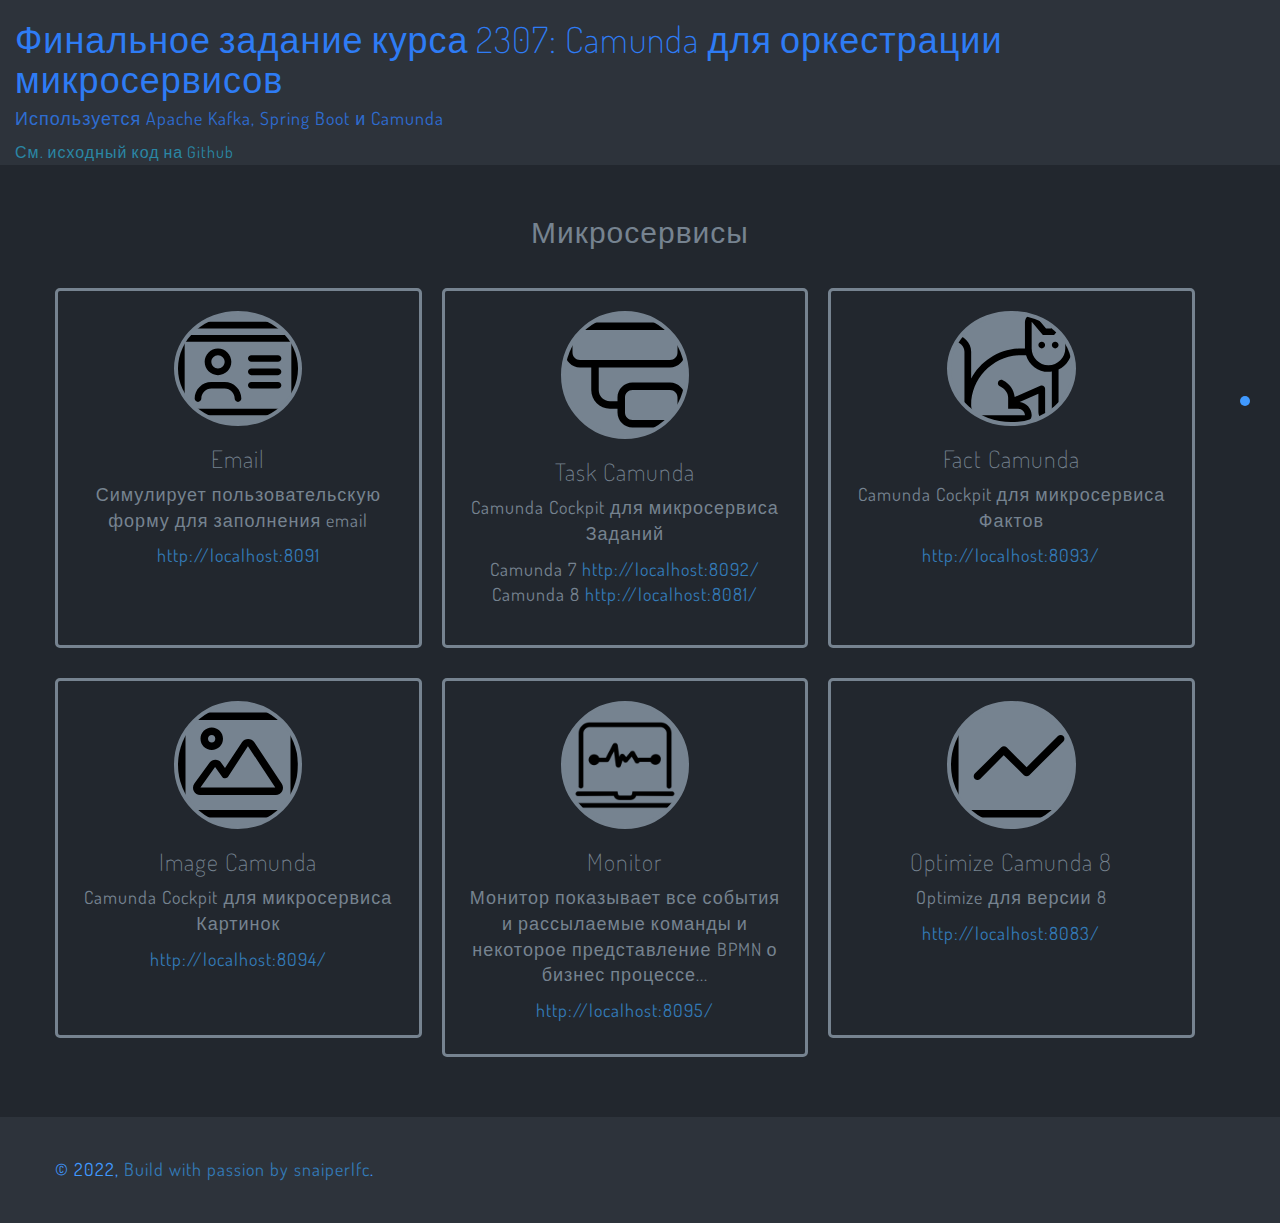
<file: docs/overview-website/index.html>
<!DOCTYPE html>
<html lang="en">
<head>
    <meta charset="utf-8">
    <meta http-equiv="X-UA-Compatible" content="IE=edge">
    <meta name="viewport" content="width=device-width, initial-scale=1">
    <meta name="author" content="Alexander Zimin">
    <title>Финальное задание курса 2307: Camunda для оркестрации микросервисов</title>

    <!-- Bootstrap -->
    <link href="css/bootstrap.min.css" rel="stylesheet">
    <link href="css/style.css" rel="stylesheet">
    <link href="css/themify-icons.css" rel="stylesheet">
    <link href='css/dosis-font.css' rel='stylesheet' type='text/css'>
    <!-- HTML5 shim and Respond.js for IE8 support of HTML5 elements and media queries -->
    <!-- WARNING: Respond.js doesn't work if you view the page via file:// -->
    <!--[if lt IE 9]>
    <script src="https://oss.maxcdn.com/html5shiv/3.7.2/html5shiv.min.js"></script>
    <script src="https://oss.maxcdn.com/respond/1.4.2/respond.min.js"></script>
    <![endif]-->
</head>
<body id="page-top" data-spy="scroll" data-target=".side-menu">
<nav class="side-menu">
    <ul>
        <li class="hidden active">
            <a class="page-scroll" href="#page-top"></a>
        </li>

        <li>
            <a href="#speakers" class="page-scroll">
                <span class="menu-title">Микросервисы</span>
                <span class="dot"></span>
            </a>
        </li>

    </ul>
</nav>
<div class="container-fluid">
    <!-- Start: Header -->
    <div class="row hero-header" id="home">
        <div class="col-md-10">
            <h1>Финальное задание курса 2307: Camunda для оркестрации микросервисов</h1>
            <h4>Используется Apache Kafka, Spring Boot и Camunda</h4>
            <a href="https://github.com/snaiperlfc/flowing-final-task">См. исходный код на Github</a>
        </div>
    </div>
    <!-- End: Header -->
</div>
<div class="container">
    <!-- Start: Speakers -->
    <div class="row me-row content-ct speaker" id="speakers">
        <h2 class="row-title">Микросервисы</h2>
        <div class="col-md-4 col-sm-6 feature">
            <img src="img/id-card-light.svg" class="speaker-img">
            <h3>Email</h3>
            <p>Симулирует пользовательскую форму для заполнения email</p>
            <p><a href="http://localhost:8091/">http://localhost:8091</a></p>
        </div>
        <div class="col-md-4 col-sm-6 feature">
            <img src="img/diagram-subtask-light.svg" class="speaker-img">
            <h3>Task Camunda</h3>
            <p>Camunda Cockpit для микросервиса Заданий</p>
            <div>Camunda 7 <a href="http://localhost:8092/camunda/app/cockpit/default/">http://localhost:8092/</a></div>
            <div>Camunda 8 <a
                    href="http://localhost:8081/processes?process=task-camunda-8&version=1&active=true&incidents=true">http://localhost:8081/</a>
            </div>
        </div>
        <div class="col-md-4 col-sm-6 feature">
            <img src="img/cat-light.svg" class="speaker-img">
            <h3>Fact Camunda</h3>
            <p>Camunda Cockpit для микросервиса Фактов</p>
            <p><a href="http://localhost:8093/camunda/app/cockpit/default/">http://localhost:8093/</a></p>
        </div>
        <div class="col-md-4 col-sm-6 feature">
            <img src="img/image-light.svg" class="speaker-img">
            <h3>Image Camunda</h3>
            <p>Camunda Cockpit для микросервиса Картинок</p>
            <p><a href="http://localhost:8094/camunda/app/cockpit/default/">http://localhost:8094/</a></p>
        </div>
        <div class="col-md-4 col-sm-6 feature">
            <img src="img/monitor.png" class="speaker-img">
            <h3>Monitor</h3>
            <p>Монитор показывает все события и рассылаемые команды и некоторое представление BPMN о бизнес
                процессе...</p>
            <p><a href="http://localhost:8095/">http://localhost:8095/</a></p>
        </div>
        <div class="col-md-4 col-sm-6 feature">
            <img src="img/chart-line-light.svg" class="speaker-img">
            <h3>Optimize Camunda 8</h3>
            <p>Optimize для версии 8</p>
            <p><a href="http://localhost:8083/camunda/app/cockpit/default/">http://localhost:8083/</a></p>
        </div>
    </div>
    <!-- End: Speakers -->
</div>


<!-- Start: Footer -->
<div class="container-fluid footer">
    <div class="row footer-credit">
        <div class="col-md-6 col-sm-6">
            <p>&copy; 2022, <a href="http://snaiperlfc.ru">Build with passion by snaiperlfc</a>.</p>
        </div>
    </div>
</div>
<!-- End: Footer -->

</body>
</html>
</file>
<file: docs/overview-website/css/style.css>
body {
    font-family: 'Dosis', Roboto, sans-serif;
    color: #768390;
    background: #22272e;
    font-size: 18px;
    letter-spacing: 1px;
}

h1, h2, h3, h4, h5, h6 {
    font-weight: 200;
}

ul {
    margin: 0;
    padding: 0;
    list-style: none;
}

a {
    -webkit-transition: all 0.3s;
    -moz-transition: all 0.3s;
    transition: all 0.3s;
}

a:hover, a:focus, a:active, a:visited {
    text-decoration: none;
}

/* Buttons override */
.btn {
    text-transform: uppercase;
    font-weight: 600;
}

.btn-lg {
    padding: 15px 40px;
    font-size: 16px;
    /*line-height: none;*/
    border-radius: 4px;
}

.btn-red {
    background-color: #dd5138;
    color: #fff;
}

.btn-yellow {
    background-color: #fcd93b;
    color: #2a2a2a;
    opacity: 0.8;
}

.btn-yellow:hover {
    opacity: 1;
}

.btn-yellow.disabled:hover,
.btn-yellow[disabled]:hover {
    opacity: 0.65;
}

.content-ct {
    text-align: center;
}

/* ------------------
	Navigation
------------------ */
.side-menu {
    position: fixed;
    right: 30px;
    top: 50%;
    transform: translateY(-73px);
    z-index: 99;
}

.side-menu ul li {
    text-align: right;
    margin: 10px 0;
}

.side-menu ul li a span {
    display: inline-block;
}

.side-menu ul li a span.menu-title {
    color: #fff;
    position: relative;
    margin-right: 10px;
    text-transform: uppercase;
    font-size: 12px;
    background-color: #dd5138;
    padding: 3px 10px;
    font-weight: 600;
    border-radius: 3px;
    -webkit-transition: -webkit-transform 0.2s, opacity 0.2s;
    -moz-transition: -moz-transform 0.2s, opacity 0.2s;
    transition: transform 0.2s, opacity 0.2s;
    -webkit-transform-origin: 100% 50%;
    -moz-transform-origin: 100% 50%;
    -ms-transform-origin: 100% 50%;
    -o-transform-origin: 100% 50%;
    transform-origin: 100% 50%;
    opacity: 0;
}

.side-menu ul li a:hover span.menu-title {
    opacity: 1;
}

.side-menu ul li a span.dot {
    position: relative;
    background-color: #4099ff;
    border-radius: 2em;
    height: 10px;
    width: 10px;
    -webkit-transition: all 0.3s;
    -moz-transition: all 0.3s;
    transition: all 0.3s;
}

.side-menu ul li a:hover span.dot {
    transform: scale(1.8);
}


.hero-header {
    background: #2d333b;
    color: #2e7cf5;
}

.hero-header h1 {
    /*margin: 1em 0 0 0;*/
}

.hero-header a {
    /*background: white;*/
    color: #2aabd2;
    opacity: 0.7;
    margin: 1em 0 0 0;
    font-size: 16px;
}

.hero-header h4 {
    font-weight: normal;
    opacity: 0.8;
    letter-spacing: 1px;
    /*margin: 2em 0;*/
}

.hero-header .logo {
    max-width: 180px;
}

.hero-header .btn {
    margin-top: 3em;
}

.hero-header .rocket {
    max-width: 100%;
}

.me-row {
    padding: 30px 0;
}

.row-title {
    font-weight: 400;
    color: #768390;
}

.feature {
    padding: 20px;
    margin-top: 30px;
    min-height: 360px;
}

.feature span {
    font-size: 5em;
    color: #016cc7;
}

.speaker .feature {
    width: 31.333333%;
    -webkit-transition: all 0.3s;
    -moz-transition: all 0.3s;
    transition: all 0.3s;
    margin-right: 20px;
    border: 3px solid #768390;
    border-radius: 5px;
}

.speaker .feature:hover {
    box-shadow: 3px 3px 10px #ccc;
    transform: translateY(-10px);
}

.speaker-img {
    max-width: 40%;
    border: 4px solid #768390;
    border-radius: 50%;
    background: #768390;
}

ul.speaker-social li {
    list-style: none;
    display: inline-block;
    margin: 10px 5px;
}

ul.speaker-social li a {
    font-size: 0.2em;
    padding: 0 10px;
}

ul.speaker-social li a:hover {
    text-decoration: none;
}

a span.ti-facebook {
    color: #3b5998;
}

a span.ti-twitter-alt {
    color: #4099ff;
}

.tickets {
    background-color: #fcd93b;
}

.tickets .price {
    font-size: 4em;
    color: #dd5138;
    font-weight: 100;
}

.tickets .price sup {
    font-size: 0.4em;
}


.nav-tabs {
    margin-top: 20px;
}

.schedule .media {
    margin-top: 4em;
}

.schedule .media-object {
    max-width: 100px;
}

.schedule .media-heading {
    font-weight: 600;
    border-bottom: 2px solid #efefef;
    padding-bottom: 10px;
}

.schedule .media-body h5 {
    text-transform: uppercase;
    font-weight: 600;
}


.footer {
    margin-top: 30px;
    background: #2d333b;
    color: #4099ff;
}

.footer p {
    margin-bottom: 0;
}

.footer-credit {
    padding: 40px;
}

ul.footer-menu {
    text-align: right;
}

ul.footer-menu li {
    display: inline-block;
}

ul.footer-menu li a {
    font-size: 12px;
    color: #fcd93b;
    padding-right: 20px;
}

ul.footer-menu li a:hover {
    color: #dd5138;
}


.contact {
    background-color: #3a3a3a;
    color: #fff;
    padding: 1em;
}

.contact h3 {
    margin-bottom: 30px;
}

.form-control {
    padding: 20px 15px;
    border: 3px solid #eee;
    background-color: #f9f9f9;
    box-shadow: none;
}

.help-block {
    font-size: 12px;
}

.form-control-feedback {
    top: 15px;
    right: 15px;
}

.animated {
    -webkit-animation-duration: 5s;
    animation-duration: 5s;
    -webkit-animation-fill-mode: both;
    animation-fill-mode: both;
    -webkit-animation-timing-function: linear;
    animation-timing-function: linear;
    animation-iteration-count: infinite;
    -webkit-animation-iteration-count: infinite;
}

@-webkit-keyframes bounce {
    0%, 20%, 50%, 80%, 100% {
        -webkit-transform: translateY(0);
    }
    40% {
        -webkit-transform: translateY(-30px);
    }
    60% {
        -webkit-transform: translateY(-15px);
    }
}

@keyframes bounce {
    0%, 20%, 50%, 80%, 100% {
        transform: translateY(0);
    }
    40% {
        transform: translateY(-30px);
    }
    60% {
        transform: translateY(-15px);
    }
}

.bounce {
    -webkit-animation-name: bounce;
    animation-name: bounce;
}

/* ========================================
    Custom Media Queries
======================================== */

/* Mobile */

@media (max-width: 767px) {
    .hero-header {
        padding: 3em 1em 1em 1em;
        text-align: center;
        max-height: 550px;
    }

    .speaker .feature {
        width: 100%
    }

    .footer-credit {
        text-align: center;
        padding: 40px 20px;
    }

    ul.footer-menu {
        text-align: center;
        margin-top: 30px;
    }
}


/* iPad Portrait */

@media (min-width: 768px) and (max-width: 991px) {
    .hero-header {
        padding: 3em 1em 1em 1em;
        text-align: center;
    }

    .speaker .feature {
        width: 49%;
        margin-right: 7px;
    }

    ul.footer-menu {
        margin-top: 0;
    }
}


/* iPad Landscape */

@media (min-width: 992px) and (max-width: 1199px) {
    .speaker .feature {
        width: 49%;
        margin-right: 9px;
    }
}
</file>
<file: docs/overview-website/css/themify-icons.css>
@font-face {
	font-family: 'themify';
	src:url('../fonts/themify.eot?-fvbane');
	src:url('../fonts/themify.eot?#iefix-fvbane') format('embedded-opentype'),
		url('../fonts/themify.woff?-fvbane') format('woff'),
		url('../fonts/themify.ttf?-fvbane') format('truetype'),
		url('../fonts/themify.svg?-fvbane#themify') format('svg');
	font-weight: normal;
	font-style: normal;
}

[class^="ti-"], [class*=" ti-"] {
	font-family: 'themify';
	speak: none;
	font-style: normal;
	font-weight: normal;
	font-variant: normal;
	text-transform: none;
	line-height: 1;

	/* Better Font Rendering =========== */
	-webkit-font-smoothing: antialiased;
	-moz-osx-font-smoothing: grayscale;
}

.ti-wand:before {
	content: "\e600";
}
.ti-volume:before {
	content: "\e601";
}
.ti-user:before {
	content: "\e602";
}
.ti-unlock:before {
	content: "\e603";
}
.ti-unlink:before {
	content: "\e604";
}
.ti-trash:before {
	content: "\e605";
}
.ti-thought:before {
	content: "\e606";
}
.ti-target:before {
	content: "\e607";
}
.ti-tag:before {
	content: "\e608";
}
.ti-tablet:before {
	content: "\e609";
}
.ti-star:before {
	content: "\e60a";
}
.ti-spray:before {
	content: "\e60b";
}
.ti-signal:before {
	content: "\e60c";
}
.ti-shopping-cart:before {
	content: "\e60d";
}
.ti-shopping-cart-full:before {
	content: "\e60e";
}
.ti-settings:before {
	content: "\e60f";
}
.ti-search:before {
	content: "\e610";
}
.ti-zoom-in:before {
	content: "\e611";
}
.ti-zoom-out:before {
	content: "\e612";
}
.ti-cut:before {
	content: "\e613";
}
.ti-ruler:before {
	content: "\e614";
}
.ti-ruler-pencil:before {
	content: "\e615";
}
.ti-ruler-alt:before {
	content: "\e616";
}
.ti-bookmark:before {
	content: "\e617";
}
.ti-bookmark-alt:before {
	content: "\e618";
}
.ti-reload:before {
	content: "\e619";
}
.ti-plus:before {
	content: "\e61a";
}
.ti-pin:before {
	content: "\e61b";
}
.ti-pencil:before {
	content: "\e61c";
}
.ti-pencil-alt:before {
	content: "\e61d";
}
.ti-paint-roller:before {
	content: "\e61e";
}
.ti-paint-bucket:before {
	content: "\e61f";
}
.ti-na:before {
	content: "\e620";
}
.ti-mobile:before {
	content: "\e621";
}
.ti-minus:before {
	content: "\e622";
}
.ti-medall:before {
	content: "\e623";
}
.ti-medall-alt:before {
	content: "\e624";
}
.ti-marker:before {
	content: "\e625";
}
.ti-marker-alt:before {
	content: "\e626";
}
.ti-arrow-up:before {
	content: "\e627";
}
.ti-arrow-right:before {
	content: "\e628";
}
.ti-arrow-left:before {
	content: "\e629";
}
.ti-arrow-down:before {
	content: "\e62a";
}
.ti-lock:before {
	content: "\e62b";
}
.ti-location-arrow:before {
	content: "\e62c";
}
.ti-link:before {
	content: "\e62d";
}
.ti-layout:before {
	content: "\e62e";
}
.ti-layers:before {
	content: "\e62f";
}
.ti-layers-alt:before {
	content: "\e630";
}
.ti-key:before {
	content: "\e631";
}
.ti-import:before {
	content: "\e632";
}
.ti-image:before {
	content: "\e633";
}
.ti-heart:before {
	content: "\e634";
}
.ti-heart-broken:before {
	content: "\e635";
}
.ti-hand-stop:before {
	content: "\e636";
}
.ti-hand-open:before {
	content: "\e637";
}
.ti-hand-drag:before {
	content: "\e638";
}
.ti-folder:before {
	content: "\e639";
}
.ti-flag:before {
	content: "\e63a";
}
.ti-flag-alt:before {
	content: "\e63b";
}
.ti-flag-alt-2:before {
	content: "\e63c";
}
.ti-eye:before {
	content: "\e63d";
}
.ti-export:before {
	content: "\e63e";
}
.ti-exchange-vertical:before {
	content: "\e63f";
}
.ti-desktop:before {
	content: "\e640";
}
.ti-cup:before {
	content: "\e641";
}
.ti-crown:before {
	content: "\e642";
}
.ti-comments:before {
	content: "\e643";
}
.ti-comment:before {
	content: "\e644";
}
.ti-comment-alt:before {
	content: "\e645";
}
.ti-close:before {
	content: "\e646";
}
.ti-clip:before {
	content: "\e647";
}
.ti-angle-up:before {
	content: "\e648";
}
.ti-angle-right:before {
	content: "\e649";
}
.ti-angle-left:before {
	content: "\e64a";
}
.ti-angle-down:before {
	content: "\e64b";
}
.ti-check:before {
	content: "\e64c";
}
.ti-check-box:before {
	content: "\e64d";
}
.ti-camera:before {
	content: "\e64e";
}
.ti-announcement:before {
	content: "\e64f";
}
.ti-brush:before {
	content: "\e650";
}
.ti-briefcase:before {
	content: "\e651";
}
.ti-bolt:before {
	content: "\e652";
}
.ti-bolt-alt:before {
	content: "\e653";
}
.ti-blackboard:before {
	content: "\e654";
}
.ti-bag:before {
	content: "\e655";
}
.ti-move:before {
	content: "\e656";
}
.ti-arrows-vertical:before {
	content: "\e657";
}
.ti-arrows-horizontal:before {
	content: "\e658";
}
.ti-fullscreen:before {
	content: "\e659";
}
.ti-arrow-top-right:before {
	content: "\e65a";
}
.ti-arrow-top-left:before {
	content: "\e65b";
}
.ti-arrow-circle-up:before {
	content: "\e65c";
}
.ti-arrow-circle-right:before {
	content: "\e65d";
}
.ti-arrow-circle-left:before {
	content: "\e65e";
}
.ti-arrow-circle-down:before {
	content: "\e65f";
}
.ti-angle-double-up:before {
	content: "\e660";
}
.ti-angle-double-right:before {
	content: "\e661";
}
.ti-angle-double-left:before {
	content: "\e662";
}
.ti-angle-double-down:before {
	content: "\e663";
}
.ti-zip:before {
	content: "\e664";
}
.ti-world:before {
	content: "\e665";
}
.ti-wheelchair:before {
	content: "\e666";
}
.ti-view-list:before {
	content: "\e667";
}
.ti-view-list-alt:before {
	content: "\e668";
}
.ti-view-grid:before {
	content: "\e669";
}
.ti-uppercase:before {
	content: "\e66a";
}
.ti-upload:before {
	content: "\e66b";
}
.ti-underline:before {
	content: "\e66c";
}
.ti-truck:before {
	content: "\e66d";
}
.ti-timer:before {
	content: "\e66e";
}
.ti-ticket:before {
	content: "\e66f";
}
.ti-thumb-up:before {
	content: "\e670";
}
.ti-thumb-down:before {
	content: "\e671";
}
.ti-text:before {
	content: "\e672";
}
.ti-stats-up:before {
	content: "\e673";
}
.ti-stats-down:before {
	content: "\e674";
}
.ti-split-v:before {
	content: "\e675";
}
.ti-split-h:before {
	content: "\e676";
}
.ti-smallcap:before {
	content: "\e677";
}
.ti-shine:before {
	content: "\e678";
}
.ti-shift-right:before {
	content: "\e679";
}
.ti-shift-left:before {
	content: "\e67a";
}
.ti-shield:before {
	content: "\e67b";
}
.ti-notepad:before {
	content: "\e67c";
}
.ti-server:before {
	content: "\e67d";
}
.ti-quote-right:before {
	content: "\e67e";
}
.ti-quote-left:before {
	content: "\e67f";
}
.ti-pulse:before {
	content: "\e680";
}
.ti-printer:before {
	content: "\e681";
}
.ti-power-off:before {
	content: "\e682";
}
.ti-plug:before {
	content: "\e683";
}
.ti-pie-chart:before {
	content: "\e684";
}
.ti-paragraph:before {
	content: "\e685";
}
.ti-panel:before {
	content: "\e686";
}
.ti-package:before {
	content: "\e687";
}
.ti-music:before {
	content: "\e688";
}
.ti-music-alt:before {
	content: "\e689";
}
.ti-mouse:before {
	content: "\e68a";
}
.ti-mouse-alt:before {
	content: "\e68b";
}
.ti-money:before {
	content: "\e68c";
}
.ti-microphone:before {
	content: "\e68d";
}
.ti-menu:before {
	content: "\e68e";
}
.ti-menu-alt:before {
	content: "\e68f";
}
.ti-map:before {
	content: "\e690";
}
.ti-map-alt:before {
	content: "\e691";
}
.ti-loop:before {
	content: "\e692";
}
.ti-location-pin:before {
	content: "\e693";
}
.ti-list:before {
	content: "\e694";
}
.ti-light-bulb:before {
	content: "\e695";
}
.ti-Italic:before {
	content: "\e696";
}
.ti-info:before {
	content: "\e697";
}
.ti-infinite:before {
	content: "\e698";
}
.ti-id-badge:before {
	content: "\e699";
}
.ti-hummer:before {
	content: "\e69a";
}
.ti-home:before {
	content: "\e69b";
}
.ti-help:before {
	content: "\e69c";
}
.ti-headphone:before {
	content: "\e69d";
}
.ti-harddrives:before {
	content: "\e69e";
}
.ti-harddrive:before {
	content: "\e69f";
}
.ti-gift:before {
	content: "\e6a0";
}
.ti-game:before {
	content: "\e6a1";
}
.ti-filter:before {
	content: "\e6a2";
}
.ti-files:before {
	content: "\e6a3";
}
.ti-file:before {
	content: "\e6a4";
}
.ti-eraser:before {
	content: "\e6a5";
}
.ti-envelope:before {
	content: "\e6a6";
}
.ti-download:before {
	content: "\e6a7";
}
.ti-direction:before {
	content: "\e6a8";
}
.ti-direction-alt:before {
	content: "\e6a9";
}
.ti-dashboard:before {
	content: "\e6aa";
}
.ti-control-stop:before {
	content: "\e6ab";
}
.ti-control-shuffle:before {
	content: "\e6ac";
}
.ti-control-play:before {
	content: "\e6ad";
}
.ti-control-pause:before {
	content: "\e6ae";
}
.ti-control-forward:before {
	content: "\e6af";
}
.ti-control-backward:before {
	content: "\e6b0";
}
.ti-cloud:before {
	content: "\e6b1";
}
.ti-cloud-up:before {
	content: "\e6b2";
}
.ti-cloud-down:before {
	content: "\e6b3";
}
.ti-clipboard:before {
	content: "\e6b4";
}
.ti-car:before {
	content: "\e6b5";
}
.ti-calendar:before {
	content: "\e6b6";
}
.ti-book:before {
	content: "\e6b7";
}
.ti-bell:before {
	content: "\e6b8";
}
.ti-basketball:before {
	content: "\e6b9";
}
.ti-bar-chart:before {
	content: "\e6ba";
}
.ti-bar-chart-alt:before {
	content: "\e6bb";
}
.ti-back-right:before {
	content: "\e6bc";
}
.ti-back-left:before {
	content: "\e6bd";
}
.ti-arrows-corner:before {
	content: "\e6be";
}
.ti-archive:before {
	content: "\e6bf";
}
.ti-anchor:before {
	content: "\e6c0";
}
.ti-align-right:before {
	content: "\e6c1";
}
.ti-align-left:before {
	content: "\e6c2";
}
.ti-align-justify:before {
	content: "\e6c3";
}
.ti-align-center:before {
	content: "\e6c4";
}
.ti-alert:before {
	content: "\e6c5";
}
.ti-alarm-clock:before {
	content: "\e6c6";
}
.ti-agenda:before {
	content: "\e6c7";
}
.ti-write:before {
	content: "\e6c8";
}
.ti-window:before {
	content: "\e6c9";
}
.ti-widgetized:before {
	content: "\e6ca";
}
.ti-widget:before {
	content: "\e6cb";
}
.ti-widget-alt:before {
	content: "\e6cc";
}
.ti-wallet:before {
	content: "\e6cd";
}
.ti-video-clapper:before {
	content: "\e6ce";
}
.ti-video-camera:before {
	content: "\e6cf";
}
.ti-vector:before {
	content: "\e6d0";
}
.ti-themify-logo:before {
	content: "\e6d1";
}
.ti-themify-favicon:before {
	content: "\e6d2";
}
.ti-themify-favicon-alt:before {
	content: "\e6d3";
}
.ti-support:before {
	content: "\e6d4";
}
.ti-stamp:before {
	content: "\e6d5";
}
.ti-split-v-alt:before {
	content: "\e6d6";
}
.ti-slice:before {
	content: "\e6d7";
}
.ti-shortcode:before {
	content: "\e6d8";
}
.ti-shift-right-alt:before {
	content: "\e6d9";
}
.ti-shift-left-alt:before {
	content: "\e6da";
}
.ti-ruler-alt-2:before {
	content: "\e6db";
}
.ti-receipt:before {
	content: "\e6dc";
}
.ti-pin2:before {
	content: "\e6dd";
}
.ti-pin-alt:before {
	content: "\e6de";
}
.ti-pencil-alt2:before {
	content: "\e6df";
}
.ti-palette:before {
	content: "\e6e0";
}
.ti-more:before {
	content: "\e6e1";
}
.ti-more-alt:before {
	content: "\e6e2";
}
.ti-microphone-alt:before {
	content: "\e6e3";
}
.ti-magnet:before {
	content: "\e6e4";
}
.ti-line-double:before {
	content: "\e6e5";
}
.ti-line-dotted:before {
	content: "\e6e6";
}
.ti-line-dashed:before {
	content: "\e6e7";
}
.ti-layout-width-full:before {
	content: "\e6e8";
}
.ti-layout-width-default:before {
	content: "\e6e9";
}
.ti-layout-width-default-alt:before {
	content: "\e6ea";
}
.ti-layout-tab:before {
	content: "\e6eb";
}
.ti-layout-tab-window:before {
	content: "\e6ec";
}
.ti-layout-tab-v:before {
	content: "\e6ed";
}
.ti-layout-tab-min:before {
	content: "\e6ee";
}
.ti-layout-slider:before {
	content: "\e6ef";
}
.ti-layout-slider-alt:before {
	content: "\e6f0";
}
.ti-layout-sidebar-right:before {
	content: "\e6f1";
}
.ti-layout-sidebar-none:before {
	content: "\e6f2";
}
.ti-layout-sidebar-left:before {
	content: "\e6f3";
}
.ti-layout-placeholder:before {
	content: "\e6f4";
}
.ti-layout-menu:before {
	content: "\e6f5";
}
.ti-layout-menu-v:before {
	content: "\e6f6";
}
.ti-layout-menu-separated:before {
	content: "\e6f7";
}
.ti-layout-menu-full:before {
	content: "\e6f8";
}
.ti-layout-media-right-alt:before {
	content: "\e6f9";
}
.ti-layout-media-right:before {
	content: "\e6fa";
}
.ti-layout-media-overlay:before {
	content: "\e6fb";
}
.ti-layout-media-overlay-alt:before {
	content: "\e6fc";
}
.ti-layout-media-overlay-alt-2:before {
	content: "\e6fd";
}
.ti-layout-media-left-alt:before {
	content: "\e6fe";
}
.ti-layout-media-left:before {
	content: "\e6ff";
}
.ti-layout-media-center-alt:before {
	content: "\e700";
}
.ti-layout-media-center:before {
	content: "\e701";
}
.ti-layout-list-thumb:before {
	content: "\e702";
}
.ti-layout-list-thumb-alt:before {
	content: "\e703";
}
.ti-layout-list-post:before {
	content: "\e704";
}
.ti-layout-list-large-image:before {
	content: "\e705";
}
.ti-layout-line-solid:before {
	content: "\e706";
}
.ti-layout-grid4:before {
	content: "\e707";
}
.ti-layout-grid3:before {
	content: "\e708";
}
.ti-layout-grid2:before {
	content: "\e709";
}
.ti-layout-grid2-thumb:before {
	content: "\e70a";
}
.ti-layout-cta-right:before {
	content: "\e70b";
}
.ti-layout-cta-left:before {
	content: "\e70c";
}
.ti-layout-cta-center:before {
	content: "\e70d";
}
.ti-layout-cta-btn-right:before {
	content: "\e70e";
}
.ti-layout-cta-btn-left:before {
	content: "\e70f";
}
.ti-layout-column4:before {
	content: "\e710";
}
.ti-layout-column3:before {
	content: "\e711";
}
.ti-layout-column2:before {
	content: "\e712";
}
.ti-layout-accordion-separated:before {
	content: "\e713";
}
.ti-layout-accordion-merged:before {
	content: "\e714";
}
.ti-layout-accordion-list:before {
	content: "\e715";
}
.ti-ink-pen:before {
	content: "\e716";
}
.ti-info-alt:before {
	content: "\e717";
}
.ti-help-alt:before {
	content: "\e718";
}
.ti-headphone-alt:before {
	content: "\e719";
}
.ti-hand-point-up:before {
	content: "\e71a";
}
.ti-hand-point-right:before {
	content: "\e71b";
}
.ti-hand-point-left:before {
	content: "\e71c";
}
.ti-hand-point-down:before {
	content: "\e71d";
}
.ti-gallery:before {
	content: "\e71e";
}
.ti-face-smile:before {
	content: "\e71f";
}
.ti-face-sad:before {
	content: "\e720";
}
.ti-credit-card:before {
	content: "\e721";
}
.ti-control-skip-forward:before {
	content: "\e722";
}
.ti-control-skip-backward:before {
	content: "\e723";
}
.ti-control-record:before {
	content: "\e724";
}
.ti-control-eject:before {
	content: "\e725";
}
.ti-comments-smiley:before {
	content: "\e726";
}
.ti-brush-alt:before {
	content: "\e727";
}
.ti-youtube:before {
	content: "\e728";
}
.ti-vimeo:before {
	content: "\e729";
}
.ti-twitter:before {
	content: "\e72a";
}
.ti-time:before {
	content: "\e72b";
}
.ti-tumblr:before {
	content: "\e72c";
}
.ti-skype:before {
	content: "\e72d";
}
.ti-share:before {
	content: "\e72e";
}
.ti-share-alt:before {
	content: "\e72f";
}
.ti-rocket:before {
	content: "\e730";
}
.ti-pinterest:before {
	content: "\e731";
}
.ti-new-window:before {
	content: "\e732";
}
.ti-microsoft:before {
	content: "\e733";
}
.ti-list-ol:before {
	content: "\e734";
}
.ti-linkedin:before {
	content: "\e735";
}
.ti-layout-sidebar-2:before {
	content: "\e736";
}
.ti-layout-grid4-alt:before {
	content: "\e737";
}
.ti-layout-grid3-alt:before {
	content: "\e738";
}
.ti-layout-grid2-alt:before {
	content: "\e739";
}
.ti-layout-column4-alt:before {
	content: "\e73a";
}
.ti-layout-column3-alt:before {
	content: "\e73b";
}
.ti-layout-column2-alt:before {
	content: "\e73c";
}
.ti-instagram:before {
	content: "\e73d";
}
.ti-google:before {
	content: "\e73e";
}
.ti-github:before {
	content: "\e73f";
}
.ti-flickr:before {
	content: "\e740";
}
.ti-facebook:before {
	content: "\e741";
}
.ti-dropbox:before {
	content: "\e742";
}
.ti-dribbble:before {
	content: "\e743";
}
.ti-apple:before {
	content: "\e744";
}
.ti-android:before {
	content: "\e745";
}
.ti-save:before {
	content: "\e746";
}
.ti-save-alt:before {
	content: "\e747";
}
.ti-yahoo:before {
	content: "\e748";
}
.ti-wordpress:before {
	content: "\e749";
}
.ti-vimeo-alt:before {
	content: "\e74a";
}
.ti-twitter-alt:before {
	content: "\e74b";
}
.ti-tumblr-alt:before {
	content: "\e74c";
}
.ti-trello:before {
	content: "\e74d";
}
.ti-stack-overflow:before {
	content: "\e74e";
}
.ti-soundcloud:before {
	content: "\e74f";
}
.ti-sharethis:before {
	content: "\e750";
}
.ti-sharethis-alt:before {
	content: "\e751";
}
.ti-reddit:before {
	content: "\e752";
}
.ti-pinterest-alt:before {
	content: "\e753";
}
.ti-microsoft-alt:before {
	content: "\e754";
}
.ti-linux:before {
	content: "\e755";
}
.ti-jsfiddle:before {
	content: "\e756";
}
.ti-joomla:before {
	content: "\e757";
}
.ti-html5:before {
	content: "\e758";
}
.ti-flickr-alt:before {
	content: "\e759";
}
.ti-email:before {
	content: "\e75a";
}
.ti-drupal:before {
	content: "\e75b";
}
.ti-dropbox-alt:before {
	content: "\e75c";
}
.ti-css3:before {
	content: "\e75d";
}
.ti-rss:before {
	content: "\e75e";
}
.ti-rss-alt:before {
	content: "\e75f";
}
</file>
<file: docs/overview-website/css/dosis-font.css>
/* latin-ext */
@font-face {
  font-family: 'Dosis';
  font-style: normal;
  font-weight: 200;
  src: local('Dosis ExtraLight'), local('Dosis-ExtraLight'), url(../fonts/dosis/VK-RlLrn4NFhRGqPkj6IwBkAz4rYn47Zy2rvigWQf6w.woff2) format('woff2');
  unicode-range: U+0100-024F, U+1E00-1EFF, U+20A0-20AB, U+20AD-20CF, U+2C60-2C7F, U+A720-A7FF;
}
/* latin */
@font-face {
  font-family: 'Dosis';
  font-style: normal;
  font-weight: 200;
  src: local('Dosis ExtraLight'), local('Dosis-ExtraLight'), url(../fonts/dosis/RPKDmaFi75RJkvjWaDDb0nYhjbSpvc47ee6xR_80Hnw.woff2) format('woff2');
  unicode-range: U+0000-00FF, U+0131, U+0152-0153, U+02C6, U+02DA, U+02DC, U+2000-206F, U+2074, U+20AC, U+2212, U+2215, U+E0FF, U+EFFD, U+F000;
}
/* latin-ext */
@font-face {
  font-family: 'Dosis';
  font-style: normal;
  font-weight: 400;
  src: local('Dosis Regular'), local('Dosis-Regular'), url(../fonts/dosis/3isE9muMMOq1K7TQ7HkKvIDGDUGfDkXyfkzVDelzfFk.woff2) format('woff2');
  unicode-range: U+0100-024F, U+1E00-1EFF, U+20A0-20AB, U+20AD-20CF, U+2C60-2C7F, U+A720-A7FF;
}
/* latin */
@font-face {
  font-family: 'Dosis';
  font-style: normal;
  font-weight: 400;
  src: local('Dosis Regular'), local('Dosis-Regular'), url(../fonts/dosis/oaBFj7Fz9Y9_eW3k9Jd9X6CWcynf_cDxXwCLxiixG1c.woff2) format('woff2');
  unicode-range: U+0000-00FF, U+0131, U+0152-0153, U+02C6, U+02DA, U+02DC, U+2000-206F, U+2074, U+20AC, U+2212, U+2215, U+E0FF, U+EFFD, U+F000;
}
/* latin-ext */
@font-face {
  font-family: 'Dosis';
  font-style: normal;
  font-weight: 600;
  src: local('Dosis SemiBold'), local('Dosis-SemiBold'), url(../fonts/dosis/3isE9muMMOq1K7TQ7HkKvIDGDUGfDkXyfkzVDelzfFk.woff2) format('woff2');
  unicode-range: U+0100-024F, U+1E00-1EFF, U+20A0-20AB, U+20AD-20CF, U+2C60-2C7F, U+A720-A7FF;
}
/* latin */
@font-face {
  font-family: 'Dosis';
  font-style: normal;
  font-weight: 600;
  src: local('Dosis SemiBold'), local('Dosis-SemiBold'), url(../fonts/dosis/O6SOu9hYsPHTU43R17NS5XYhjbSpvc47ee6xR_80Hnw.woff2) format('woff2');
  unicode-range: U+0000-00FF, U+0131, U+0152-0153, U+02C6, U+02DA, U+02DC, U+2000-206F, U+2074, U+20AC, U+2212, U+2215, U+E0FF, U+EFFD, U+F000;
}
</file>
